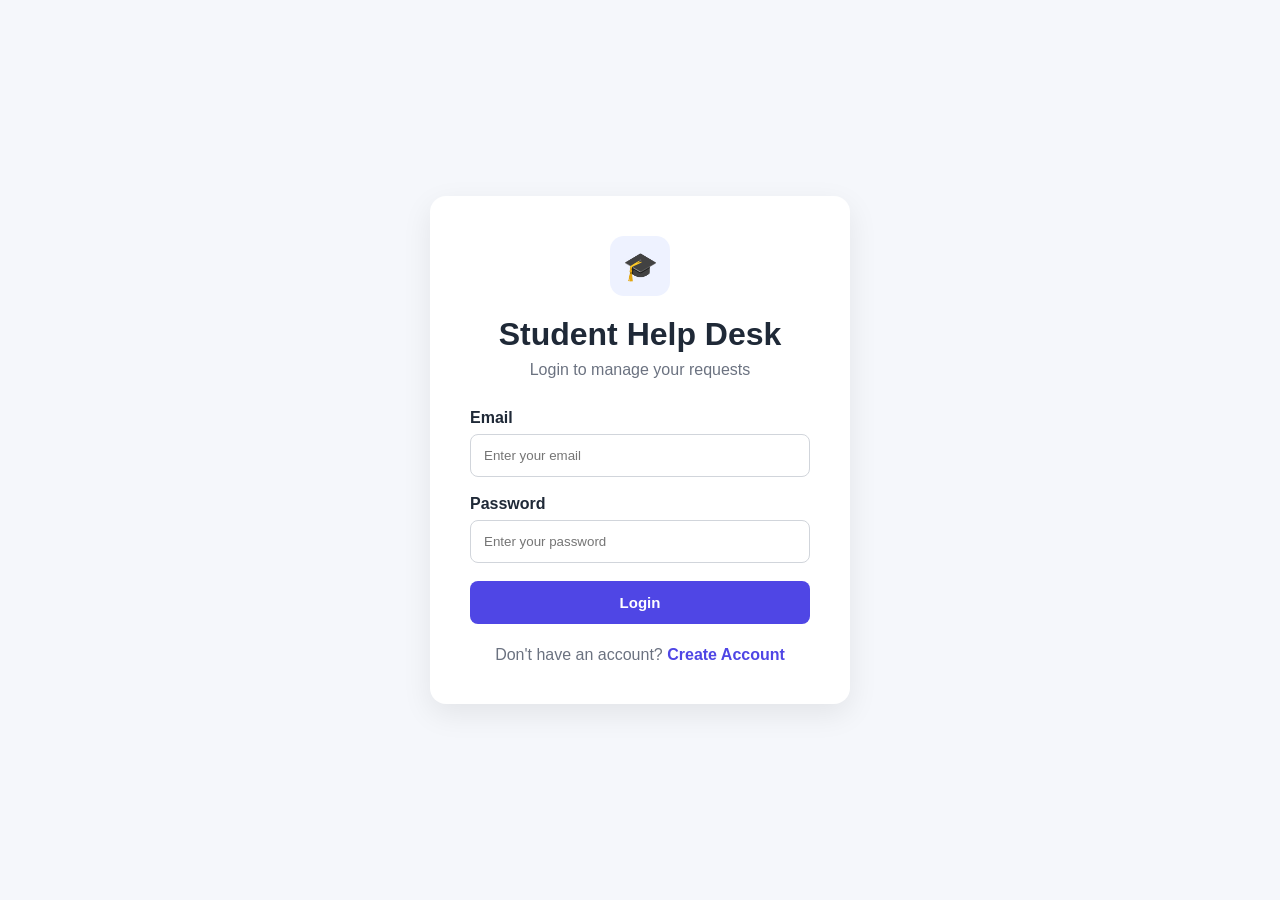
<file: frontend/index.html>
<!DOCTYPE html>
<html lang="en">
<head>
    <meta charset="UTF-8">
    <meta name="viewport" content="width=device-width, initial-scale=1.0">

    <title>Student Help Desk</title>

    <link rel="stylesheet" href="style.css">
</head>

<body>

    <main class="auth-container">

        <div class="auth-card">

            <div class="logo">
                🎓
            </div>

            <h1>Student Help Desk</h1>

            <p class="subtitle">
                Login to manage your requests
            </p>

            <!-- LOGIN -->

            <form id="loginForm">

                <div class="form-group">
                    <label for="email">Email</label>

                    <input
                        type="email"
                        id="email"
                        placeholder="Enter your email"
                        required
                    >
                </div>


                <div class="form-group">
                    <label for="password">Password</label>

                    <input
                        type="password"
                        id="password"
                        placeholder="Enter your password"
                        required
                    >
                </div>


                <button type="submit" class="primary-btn">
                    Login
                </button>

            </form>


            <p class="switch-text">
                Don't have an account?

                <a href="#" id="createAccount">
                    Create Account
                </a>
            </p>

        </div>

    </main>

</body>
</html>
</file>
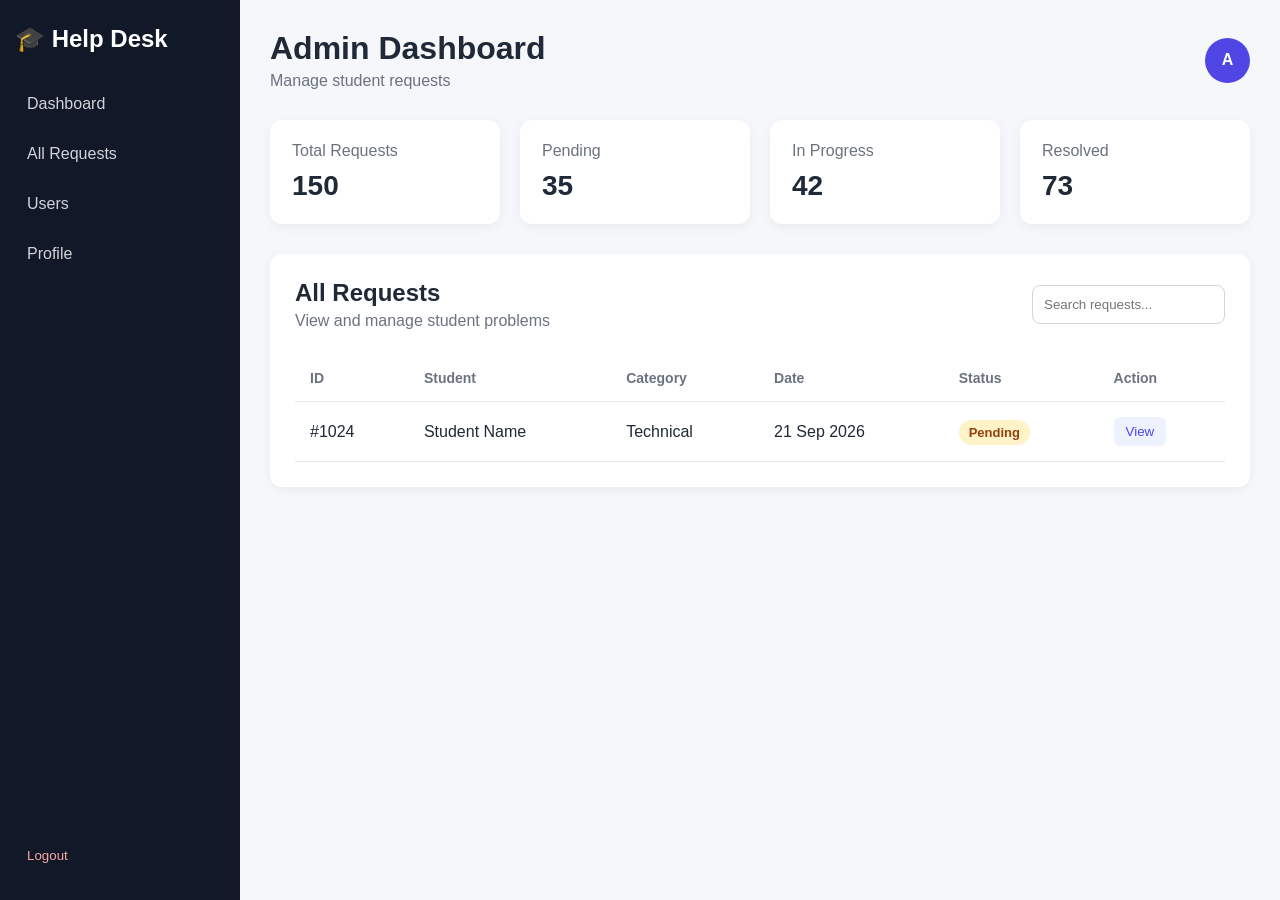
<file: frontend/admin.html>
<!DOCTYPE html>
<html lang="en">
<head>
    <meta charset="UTF-8">

    <meta
        name="viewport"
        content="width=device-width, initial-scale=1.0"
    >

    <title>Admin Dashboard</title>

    <link rel="stylesheet" href="style.css">
</head>

<body>

    <div class="dashboard">

        <aside class="sidebar">

            <h2>🎓 Help Desk</h2>

            <nav>
                <a href="#">Dashboard</a>
                <a href="#">All Requests</a>
                <a href="#">Users</a>
                <a href="#">Profile</a>
            </nav>

            <button class="logout-btn">
                Logout
            </button>

        </aside>


        <main class="dashboard-content">

            <header class="dashboard-header">

                <div>
                    <h1>Admin Dashboard</h1>

                    <p>
                        Manage student requests
                    </p>
                </div>

                <div class="profile">
                    A
                </div>

            </header>


            <section class="stats">

                <div class="stat-card">
                    <p>Total Requests</p>
                    <h2>150</h2>
                </div>

                <div class="stat-card">
                    <p>Pending</p>
                    <h2>35</h2>
                </div>

                <div class="stat-card">
                    <p>In Progress</p>
                    <h2>42</h2>
                </div>

                <div class="stat-card">
                    <p>Resolved</p>
                    <h2>73</h2>
                </div>

            </section>


            <section class="requests">

                <div class="section-heading">

                    <div>
                        <h2>All Requests</h2>

                        <p>
                            View and manage student problems
                        </p>
                    </div>

                    <input
                        type="text"
                        placeholder="Search requests..."
                    >

                </div>


                <div class="table-wrapper">

                    <table>

                        <thead>
                            <tr>
                                <th>ID</th>
                                <th>Student</th>
                                <th>Category</th>
                                <th>Date</th>
                                <th>Status</th>
                                <th>Action</th>
                            </tr>
                        </thead>


                        <tbody>

                            <tr>
                                <td>#1024</td>
                                <td>Student Name</td>
                                <td>Technical</td>
                                <td>21 Sep 2026</td>

                                <td>
                                    <span class="status pending">
                                        Pending
                                    </span>
                                </td>

                                <td>
                                    <button class="view-btn">
                                        View
                                    </button>
                                </td>
                            </tr>

                        </tbody>

                    </table>

                </div>

            </section>

        </main>

    </div>

</body>
</html>
</file>
<file: frontend/style.css>
* {
    margin: 0;
    padding: 0;
    box-sizing: border-box;
}

body {
    font-family: Arial, sans-serif;
    background: #f5f7fb;
    color: #1f2937;
}


/* ================= AUTH ================= */

.auth-container {
    min-height: 100vh;

    display: flex;
    justify-content: center;
    align-items: center;

    padding: 20px;
}


.auth-card {
    width: 100%;
    max-width: 420px;

    background: white;

    padding: 40px;

    border-radius: 16px;

    box-shadow:
        0 10px 30px rgba(0, 0, 0, 0.08);
}


.logo {
    width: 60px;
    height: 60px;

    margin: 0 auto 20px;

    display: flex;
    justify-content: center;
    align-items: center;

    background: #eef2ff;

    border-radius: 14px;

    font-size: 28px;
}


.auth-card h1 {
    text-align: center;
    margin-bottom: 8px;
}


.subtitle {
    text-align: center;

    color: #6b7280;

    margin-bottom: 30px;
}


.form-group {
    margin-bottom: 18px;
}


.form-group label {
    display: block;

    margin-bottom: 7px;

    font-weight: 600;
}


.form-group input {
    width: 100%;

    padding: 13px;

    border: 1px solid #d1d5db;

    border-radius: 8px;

    outline: none;
}


.form-group input:focus {
    border-color: #4f46e5;
}


.primary-btn {
    width: 100%;

    padding: 13px;

    border: none;

    border-radius: 8px;

    background: #4f46e5;

    color: white;

    font-size: 15px;

    font-weight: 600;

    cursor: pointer;
}


.primary-btn:hover {
    opacity: 0.9;
}


.switch-text {
    text-align: center;

    margin-top: 22px;

    color: #6b7280;
}


.switch-text a {
    color: #4f46e5;

    text-decoration: none;

    font-weight: 600;
}


/* ================= DASHBOARD ================= */

.dashboard {
    min-height: 100vh;

    display: flex;
}


.sidebar {
    width: 240px;

    min-height: 100vh;

    background: #111827;

    color: white;

    padding: 25px 15px;

    display: flex;

    flex-direction: column;
}


.sidebar h2 {
    margin-bottom: 30px;
}


.sidebar nav {
    display: flex;

    flex-direction: column;

    gap: 8px;
}


.sidebar nav a {
    color: #d1d5db;

    text-decoration: none;

    padding: 12px;

    border-radius: 8px;
}


.sidebar nav a:hover {
    background: #374151;

    color: white;
}


.logout-btn {
    margin-top: auto;

    padding: 12px;

    border: none;

    border-radius: 8px;

    background: transparent;

    color: #fca5a5;

    text-align: left;

    cursor: pointer;
}


.dashboard-content {
    flex: 1;

    padding: 30px;
}


.dashboard-header {
    display: flex;

    justify-content: space-between;

    align-items: center;

    margin-bottom: 30px;
}


.dashboard-header p {
    color: #6b7280;

    margin-top: 5px;
}


.profile {
    width: 45px;
    height: 45px;

    border-radius: 50%;

    background: #4f46e5;

    color: white;

    display: flex;

    justify-content: center;

    align-items: center;

    font-weight: bold;
}


/* ================= STATS ================= */

.stats {
    display: grid;

    grid-template-columns:
        repeat(4, 1fr);

    gap: 20px;

    margin-bottom: 30px;
}


.stat-card {
    background: white;

    padding: 22px;

    border-radius: 12px;

    box-shadow:
        0 3px 12px rgba(0, 0, 0, 0.05);
}


.stat-card p {
    color: #6b7280;

    margin-bottom: 10px;
}


.stat-card h2 {
    font-size: 28px;
}


/* ================= REQUESTS ================= */

.requests {
    background: white;

    padding: 25px;

    border-radius: 12px;

    box-shadow:
        0 3px 12px rgba(0, 0, 0, 0.05);
}


.section-heading {
    display: flex;

    justify-content: space-between;

    align-items: center;

    margin-bottom: 25px;
}


.section-heading p {
    color: #6b7280;

    margin-top: 5px;
}


.section-heading input {
    padding: 11px;

    border: 1px solid #d1d5db;

    border-radius: 8px;

    outline: none;
}


/* ================= TABLE ================= */

.table-wrapper {
    overflow-x: auto;
}


table {
    width: 100%;

    border-collapse: collapse;

    min-width: 700px;
}


th,
td {
    padding: 15px;

    text-align: left;

    border-bottom: 1px solid #e5e7eb;
}


th {
    color: #6b7280;

    font-size: 14px;
}


.status {
    padding: 5px 10px;

    border-radius: 20px;

    font-size: 13px;

    font-weight: 600;
}


.status.pending {
    background: #fef3c7;

    color: #92400e;
}


.view-btn {
    border: none;

    background: #eef2ff;

    color: #4f46e5;

    padding: 7px 12px;

    border-radius: 6px;

    cursor: pointer;
}


/* ================= RESPONSIVE ================= */

@media (max-width: 900px) {

    .stats {
        grid-template-columns:
            repeat(2, 1fr);
    }

}


@media (max-width: 700px) {

    .dashboard {
        display: block;
    }


    .sidebar {
        width: 100%;

        min-height: auto;
    }


    .sidebar nav {
        flex-direction: row;

        overflow-x: auto;
    }


    .sidebar nav a {
        white-space: nowrap;
    }


    .logout-btn {
        margin-top: 15px;
    }


    .dashboard-content {
        padding: 20px;
    }


    .stats {
        grid-template-columns: 1fr;
    }


    .section-heading {
        flex-direction: column;

        align-items: stretch;

        gap: 15px;
    }


    .section-heading input {
        width: 100%;
    }

}


@media (max-width: 450px) {

    .auth-card {
        padding: 25px 20px;
    }


    .dashboard-content {
        padding: 15px;
    }


    .requests {
        padding: 18px;
    }

}
</file>
